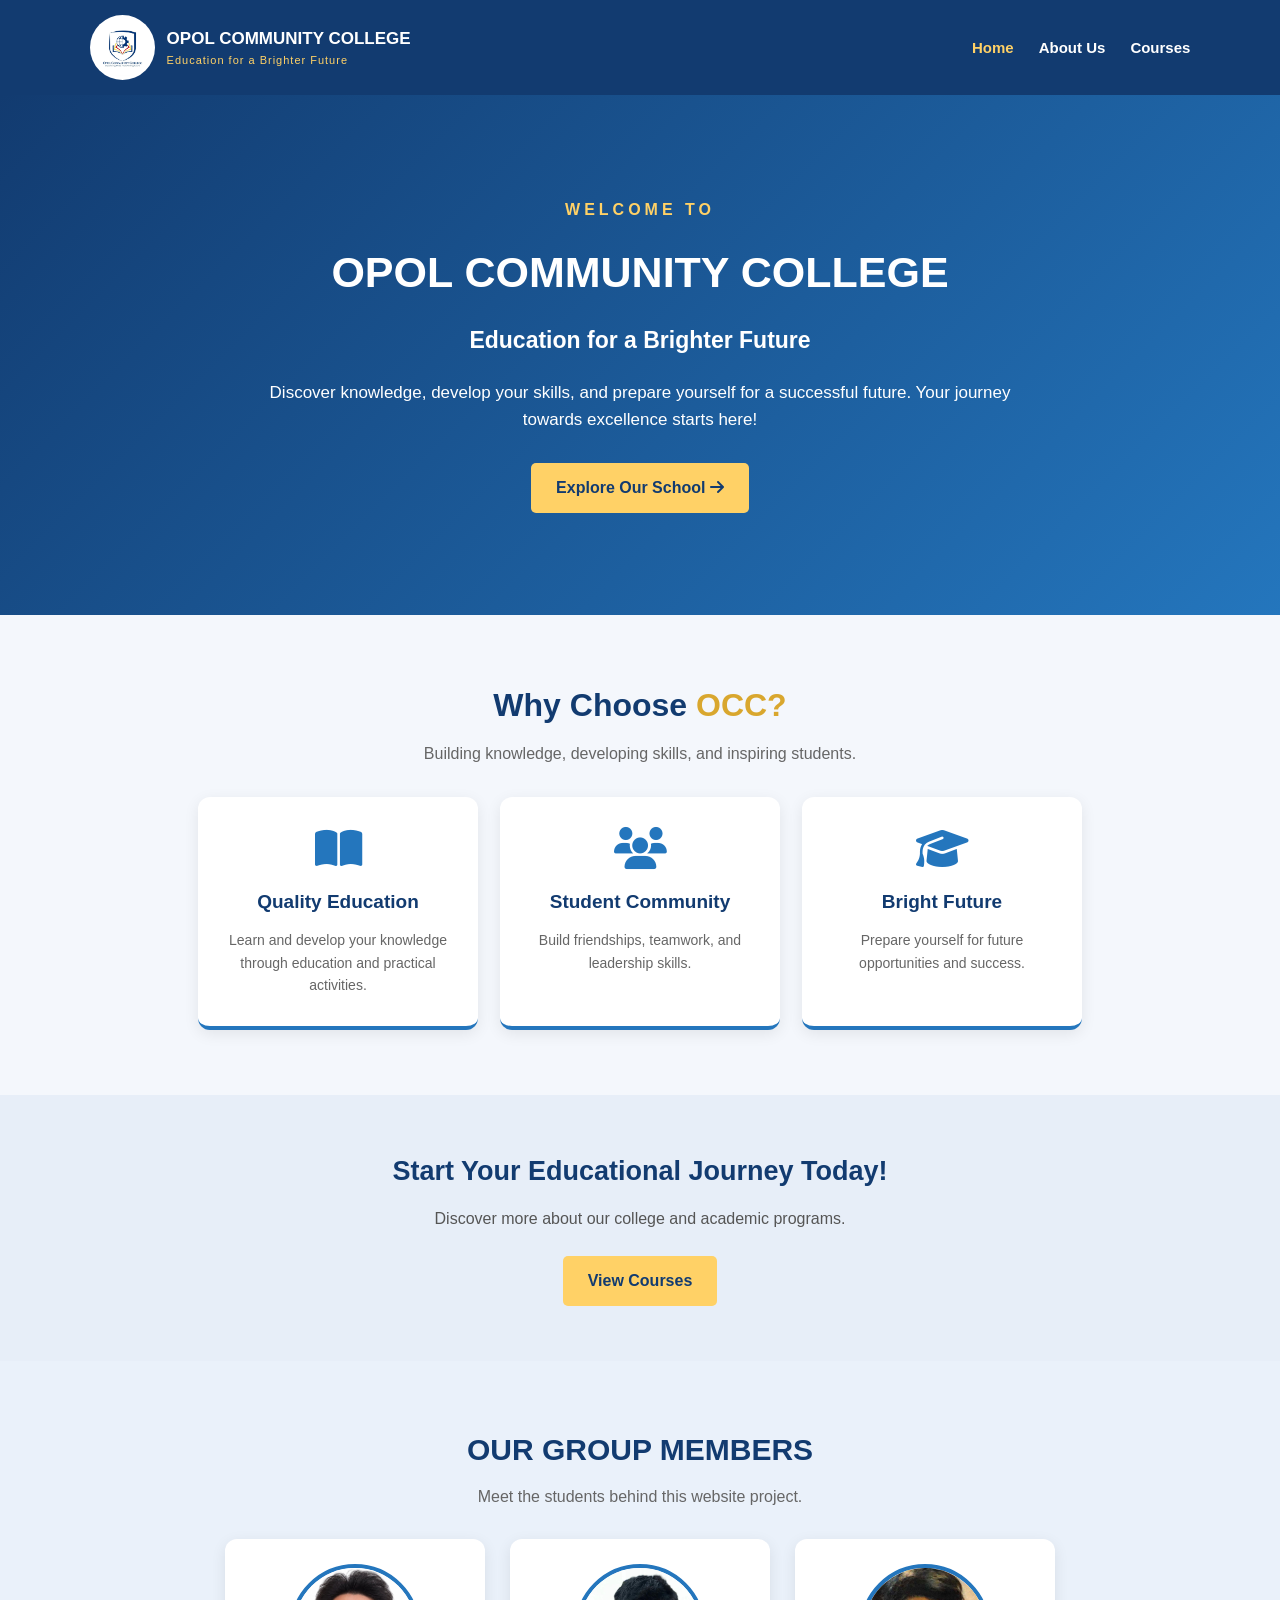
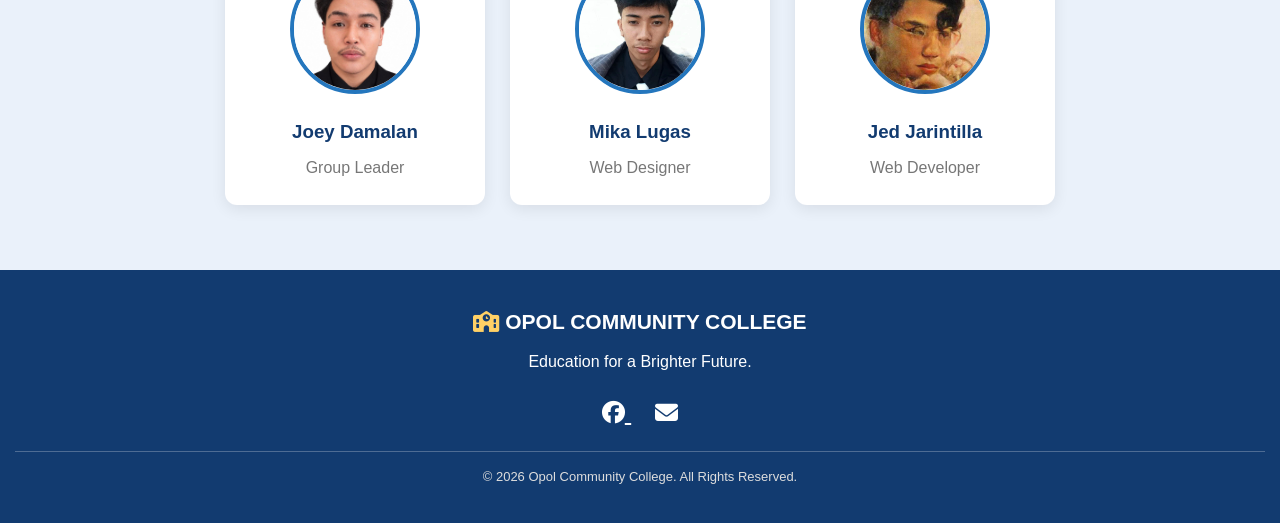
<file: index.html>
<!DOCTYPE html>
<html lang="en">
<head>
    <meta charset="UTF-8">
    <meta name="viewport" content="width=device-width, initial-scale=1.0">

    <title>Opol Community College | Home</title>

    <link rel="stylesheet" href="style.css">

    <link rel="stylesheet"
    href="https://cdnjs.cloudflare.com/ajax/libs/font-awesome/6.5.0/css/all.min.css">
</head>

<body>

    <!-- NAVIGATION BAR -->
    <header>
        <div class="logo">
            <img src="school logo.jpg"
                 alt="Opol Community College Logo">

            <div>
                <h2>OPOL COMMUNITY COLLEGE</h2>
                <small>Education for a Brighter Future</small>
            </div>
        </div>

        <nav>
            <a href="index.html" class="active">Home</a>
            <a href="about.html">About Us</a>
            <a href="courses.html">Courses</a>
        </nav>
    </header>

    <!-- HERO SECTION -->
    <section class="hero">

        <div class="hero-content">

            <p class="welcome">WELCOME TO</p>

            <h1>OPOL COMMUNITY COLLEGE</h1>

            <h2>Education for a Brighter Future</h2>

            <p>
                Discover knowledge, develop your skills,
                and prepare yourself for a successful future.
                Your journey towards excellence starts here!
            </p>

            <a href="about.html" class="btn">
                Explore Our School
                <i class="fas fa-arrow-right"></i>
            </a>

        </div>

    </section>

    <!-- FEATURES -->
    <section class="features">

        <h2>Why Choose <span>OCC?</span></h2>

        <p class="section-description">
            Building knowledge, developing skills, and inspiring students.
        </p>

        <div class="card-container">

            <div class="card">
                <i class="fas fa-book-open"></i>
                <h3>Quality Education</h3>
                <p>
                    Learn and develop your knowledge
                    through education and practical activities.
                </p>
            </div>

            <div class="card">
                <i class="fas fa-users"></i>
                <h3>Student Community</h3>
                <p>
                    Build friendships, teamwork,
                    and leadership skills.
                </p>
            </div>

            <div class="card">
                <i class="fas fa-graduation-cap"></i>
                <h3>Bright Future</h3>
                <p>
                    Prepare yourself for future
                    opportunities and success.
                </p>
            </div>

        </div>

    </section>

    <!-- CALL TO ACTION -->
    <section class="cta">

        <h2>Start Your Educational Journey Today!</h2>

        <p>
            Discover more about our college and academic programs.
        </p>

        <a href="courses.html" class="btn">
            View Courses
        </a>

    </section>

    <!-- GROUP MEMBERS -->
    <section class="team-section">

        <h2>OUR GROUP MEMBERS</h2>

        <p class="section-description">
            Meet the students behind this website project.
        </p>

        <div class="team-container">

            <div class="team-card">
                <img src="image1.jpg" alt="Member 1">
                <h3>Joey Damalan</h3>
                <p>Group Leader</p>
            </div>

            <div class="team-card">
                <img src="image2.jfif" alt="Member 2">
                <h3>Mika Lugas</h3>
                <p>Web Designer</p>
            </div>

            <div class="team-card">
                <img src="image3.jpg" alt="Member 3">
                <h3>Jed Jarintilla</h3>
                <p>Web Developer</p>
            </div>

        </div>

    </section>

    <!-- FOOTER -->
    <footer>

        <div class="footer-content">

            <h2>
                <i class="fas fa-school"></i>
                OPOL COMMUNITY COLLEGE
            </h2>

            <p>Education for a Brighter Future.</p>

            <div class="social-icons">

                <a href="https://www.facebook.com/share/1FLygEoiMX/"
                   target="_blank"
                   aria-label="Facebook">
                    <i class="fab fa-facebook"></i>
                </a>

                <a href="https://www.sis.occph.com/login"
                   target="_blank"
                   aria-label="Student Information System">
                    <i class="fas fa-envelope"></i>
                </a>

            </div>

            <p class="copyright">
                &copy; 2026 Opol Community College. All Rights Reserved.
            </p>

        </div>

    </footer>

</body>
</html>
</file>
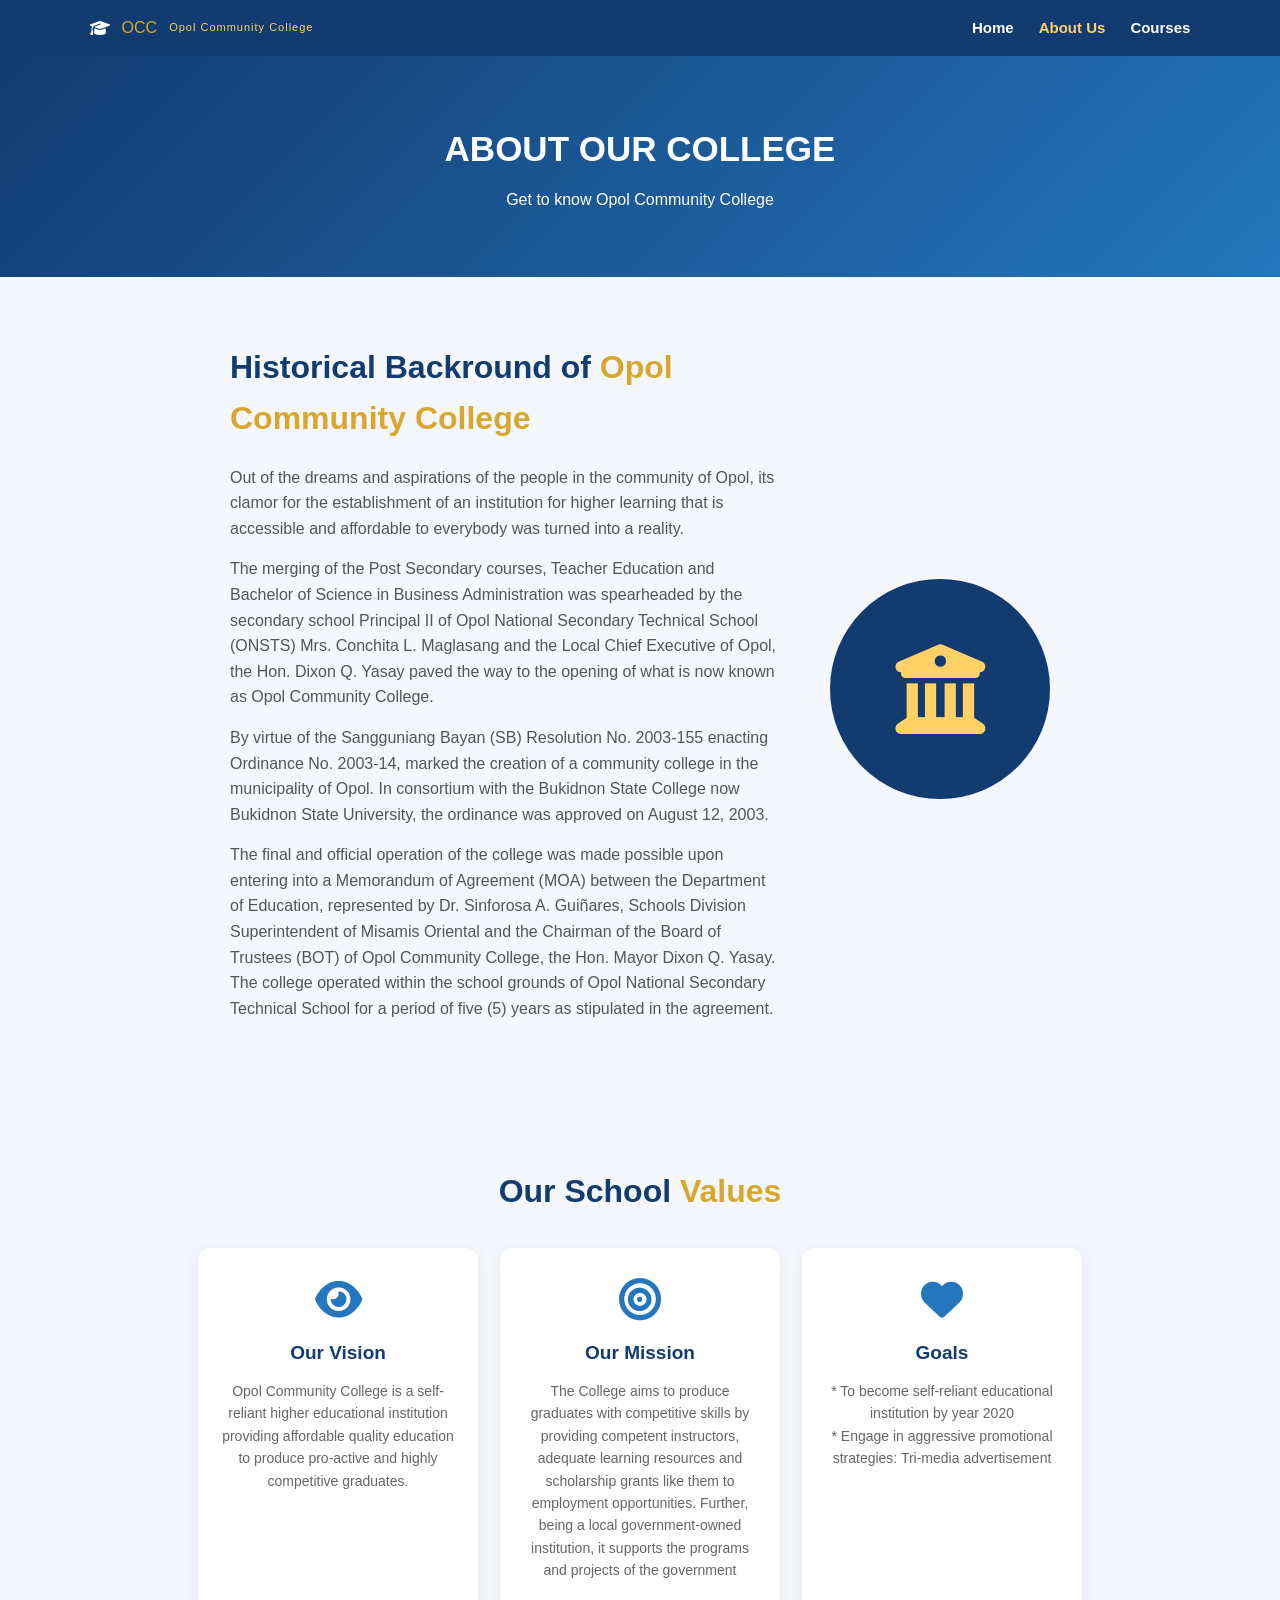
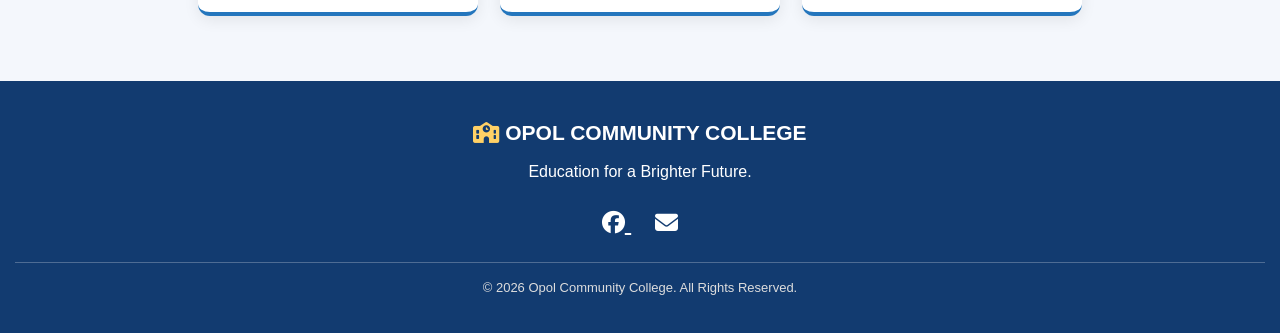
<file: about.html>
<!DOCTYPE html>
<html lang="en">
<head>
    <meta charset="UTF-8">
    <meta name="viewport" content="width=device-width, initial-scale=1.0">

    <title>Opol Community College | About Us</title>

    <link rel="stylesheet" href="style.css">

    <link rel="stylesheet"
    href="https://cdnjs.cloudflare.com/ajax/libs/font-awesome/6.5.0/css/all.min.css">
</head>

<body>

<header>
    <div class="logo">
        <i class="fas fa-graduation-cap"></i>
        <span>OCC</span>
        <small>Opol Community College</small>
    </div>

    <nav>
        <a href="index.html">Home</a>
        <a href="about.html" class="active">About Us</a>
        <a href="courses.html">Courses</a>
    </nav>
</header>

<section class="page-banner">

    <h1>ABOUT OUR COLLEGE</h1>

    <p>Get to know Opol Community College</p>

</section>

<section class="about-section">

    <div class="about-text">

        <h2>Historical Backround of <span>Opol Community College</span></h2>

        <p>
        Out of the dreams and aspirations of the people in the
         community of Opol, its clamor for the establishment of an institution
          for higher learning that is accessible and affordable to everybody was
           turned into a reality.
        </p>

        
        <p>
           The merging of the Post Secondary courses, Teacher
            Education and Bachelor of Science in Business Administration was
             spearheaded by the secondary school Principal II of Opol National
              Secondary Technical School (ONSTS) Mrs. Conchita L. Maglasang
               and the Local Chief Executive of Opol, the Hon. Dixon Q. Yasay
                paved the way to the opening of what is now known as Opol
                 Community College.
        </p>


         <p>
           By virtue of the Sangguniang Bayan (SB) Resolution No.
            2003-155 enacting Ordinance No. 2003-14, marked the creation of a
             community college in the municipality of Opol. In consortium with the
              Bukidnon State College now Bukidnon State University, the
               ordinance was approved on August 12, 2003.
        </p>

         <p>
           The final and official operation of the college was made
            possible upon entering into a Memorandum of Agreement (MOA)
             between the Department of Education, represented by Dr. Sinforosa
              A. Guiñares, Schools Division Superintendent of Misamis Oriental
               and the Chairman of the Board of Trustees (BOT) of Opol
                Community College, the Hon. Mayor Dixon Q. Yasay. The college
                 operated within the school grounds of Opol National Secondary
                  Technical School for a period of five (5) years as stipulated in the
                   agreement.
        </p>
    </div>

    <div class="about-icon">
        <i class="fas fa-university"></i>
    </div>

</section>

<section class="mission-section">

    <h2>Our School <span>Values</span></h2>

    <div class="card-container">

        <div class="card">
            <i class="fas fa-eye"></i>

            <h3>Our Vision</h3>

            <p>
                Opol Community College is a self-reliant higher educational
                institution providing affordable quality education to produce
                pro-active and highly competitive graduates.
            </p>
        </div>

        <div class="card">
            <i class="fas fa-bullseye"></i>

            <h3>Our Mission</h3>

            <p>
                The College aims to produce graduates with
                competitive skills by providing competent instructors,
                adequate learning resources and scholarship grants
                like them to employment opportunities. Further, being
                a local government-owned institution, it supports the
                programs and projects of the government
            </p>
        </div>

        <div class="card">
            <i class="fas fa-heart"></i>

            <h3>Goals</h3>

            <p>
                * To become self-reliant educational institution
                 by year 2020
            
             </p>

              <p>

                 * Engage in aggressive promotional
                 strategies: Tri-media advertisement
            </p>
        </div>

    </div>

</section>

<footer>

    <div class="footer-content">

        <h2><i class="fas fa-school"></i> OPOL COMMUNITY COLLEGE</h2>

        <p>Education for a Brighter Future.</p>

        <div class="social-icons">
            <a href="https://www.facebook.com/share/1FLygEoiMX/" aria-label="Facebook">
                <i class="fab fa-facebook"></i>
            </a>
            <a href="https://www.sis.occph.com/login" aria-label="Email">
                <i class="fas fa-envelope"></i>
            </a>
        </div>

        <p class="copyright">
            &copy; 2026 Opol Community College. All Rights Reserved.
        </p>

    </div>

</footer>

</body>
</html>
</file>
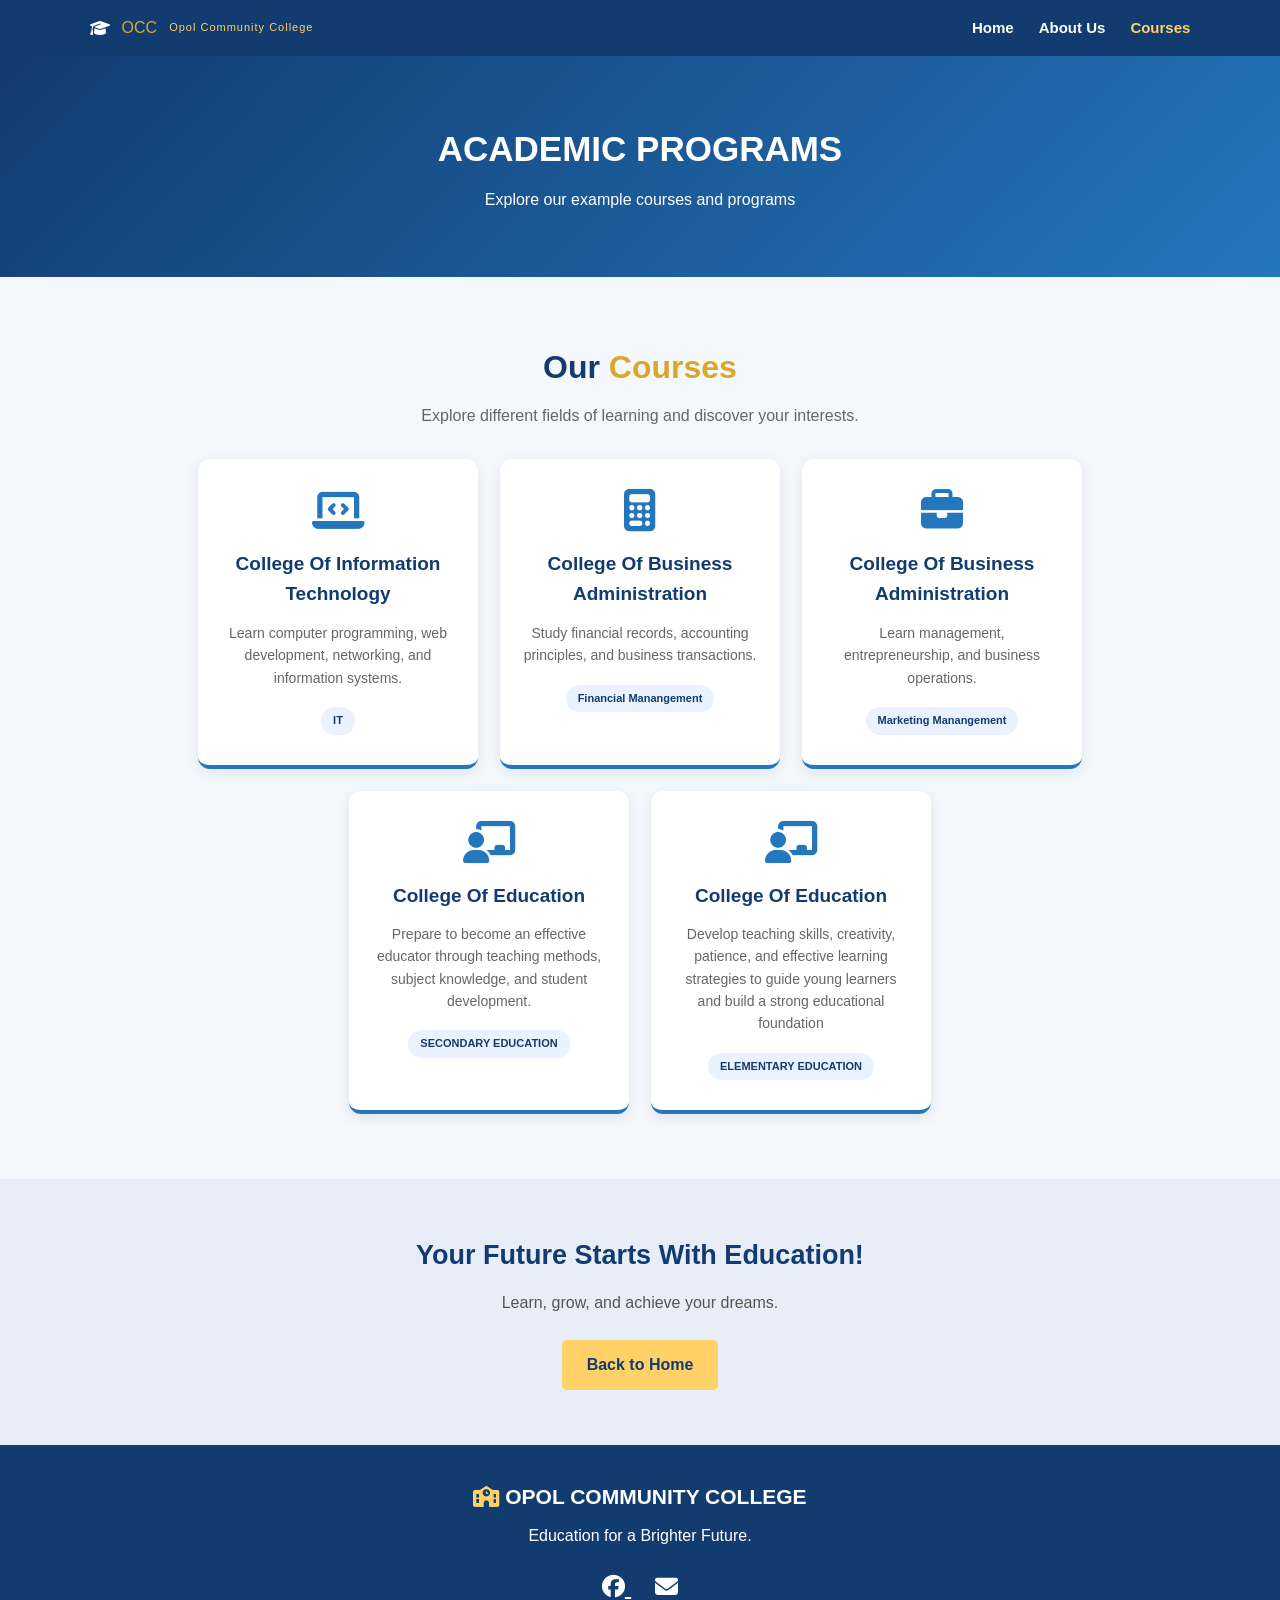
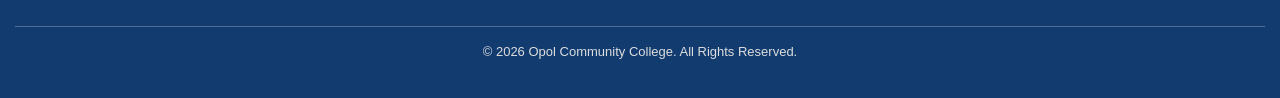
<file: courses.html>
<!DOCTYPE html>
<html lang="en">
<head>
    <meta charset="UTF-8">
    <meta name="viewport" content="width=device-width, initial-scale=1.0">

    <title>Opol Community College | Courses</title>

    <link rel="stylesheet" href="style.css">

    <link rel="stylesheet"
    href="https://cdnjs.cloudflare.com/ajax/libs/font-awesome/6.5.0/css/all.min.css">
</head>

<body>

<header>
    <div class="logo">
        <i class="fas fa-graduation-cap"></i>
        <span>OCC</span>
        <small>Opol Community College</small>
    </div>

    <nav>
        <a href="index.html">Home</a>
        <a href="about.html">About Us</a>
        <a href="courses.html" class="active">Courses</a>
    </nav>
</header>

<section class="page-banner">

    <h1>ACADEMIC PROGRAMS</h1>

    <p>Explore our example courses and programs</p>

</section>

<section class="courses-section">

    <h2>Our <span>Courses</span></h2>

    <p class="section-description">
        Explore different fields of learning and discover your interests.
    </p>

    <div class="card-container">

        <div class="card">

            <i class="fas fa-laptop-code"></i>

            <h3>College Of Information Technology</h3>

            <p>
                Learn computer programming,
                web development, networking,
                and information systems.
            </p>

            <span class="course-label">IT</span>

        </div>

        <div class="card">

            <i class="fas fa-calculator"></i>

            <h3>College Of Business Administration</h3>

            <p>
                Study financial records,
                accounting principles,
                and business transactions.
            </p>

            <span class="course-label">Financial Manangement</span>

        </div>

        <div class="card">

            <i class="fas fa-briefcase"></i>

            <h3>College Of Business Administration</h3>

            <p>
                Learn management,
                entrepreneurship,
                and business operations.
            </p>

            <span class="course-label">Marketing Manangement</span>

        </div>

        <div class="card">

            <i class="fas fa-chalkboard-teacher"></i>

            <h3>College Of Education</h3>

            <p>
               Prepare to become an effective educator through teaching
                methods, subject knowledge, and student development.
            </p>

            <span class="course-label">SECONDARY EDUCATION</span>

        </div>

        <div class="card">

             <i class="fas fa-chalkboard-teacher"></i>

            <h3>College Of Education</h3>

            <p>
                Develop teaching skills, creativity, patience,
                 and effective learning strategies to guide
                  young learners and build a strong educational foundation
            </p>

            <span class="course-label">ELEMENTARY EDUCATION</span>

        </div>

    </div>

</section>

<section class="cta">

    <h2>Your Future Starts With Education!</h2>

    <p>Learn, grow, and achieve your dreams.</p>

    <a href="index.html" class="btn">
        Back to Home
    </a>

</section>

<footer>

    <div class="footer-content">

        <h2><i class="fas fa-school"></i> OPOL COMMUNITY COLLEGE</h2>

        <p>Education for a Brighter Future.</p>

        <div class="social-icons">
            <a href="https://www.facebook.com/share/1FLygEoiMX/" aria-label="Facebook">
                <i class="fab fa-facebook"></i>
            </a>
            <a href="https://www.sis.occph.com/login" aria-label="Email">
                <i class="fas fa-envelope"></i>
            </a>
        </div>

        <p class="copyright">
            &copy; 2026 Opol Community College. All Rights Reserved.
        </p>

    </div>

</footer>

</body>
</html>
</file>
<file: style.css>
/* =================================
   GENERAL SETTINGS
================================= */

* {
    margin: 0;
    padding: 0;
    box-sizing: border-box;
    font-family: Arial, Helvetica, sans-serif;
}

html {
    scroll-behavior: smooth;
}

body {
    background: #f4f7fc;
    color: #222;
    line-height: 1.6;
}

span {
    color: #d9a72e;
}


/* =================================
   NAVIGATION BAR
================================= */

header {
    background: #123b70;
    color: white;
    padding: 15px 7%;
    display: flex;
    justify-content: space-between;
    align-items: center;
    flex-wrap: wrap;
    gap: 15px;
}

.logo {
    display: flex;
    align-items: center;
    gap: 12px;
}

.logo img {
    width: 65px;
    height: 65px;
    object-fit: contain;
    background: white;
    border-radius: 50%;
    padding: 4px;
}

.logo h2 {
    font-size: 17px;
    color: white;
}

.logo small {
    display: block;
    color: #ffd166;
    font-size: 11px;
    font-weight: normal;
    letter-spacing: 1px;
}

nav {
    display: flex;
    flex-wrap: wrap;
    gap: 25px;
}

nav a {
    color: white;
    text-decoration: none;
    font-size: 15px;
    font-weight: bold;
    transition: 0.3s;
}

nav a:hover,
nav a.active {
    color: #ffd166;
}


/* =================================
   HOME HERO SECTION
================================= */

.hero {
    min-height: 520px;
    background: linear-gradient(
        135deg,
        #123b70,
        #2476bd
    );

    display: flex;
    justify-content: center;
    align-items: center;
    text-align: center;
    padding: 70px 8%;
    color: white;
}

.hero-content {
    max-width: 800px;
    animation: fadeIn 1s ease;
}

.welcome {
    color: #ffd166;
    font-weight: bold;
    letter-spacing: 4px;
}

.hero h1 {
    font-size: 43px;
    margin: 15px 0;
}

.hero h2 {
    font-size: 23px;
    margin-bottom: 20px;
}

.hero-content > p:not(.welcome) {
    margin-bottom: 30px;
    font-size: 17px;
}


/* =================================
   BUTTON
================================= */

.btn {
    display: inline-block;
    background: #ffd166;
    color: #123b70;
    padding: 12px 25px;
    border-radius: 5px;
    text-decoration: none;
    font-weight: bold;
    transition: 0.3s;
}

.btn:hover {
    background: white;
    transform: translateY(-3px);
}


/* =================================
   FEATURES AND COURSES
================================= */

.features,
.courses-section,
.mission-section {
    padding: 65px 7%;
    text-align: center;
}

.features h2,
.courses-section h2,
.mission-section h2 {
    font-size: 32px;
    color: #123b70;
    margin-bottom: 10px;
}

.section-description {
    color: #666;
    margin-bottom: 30px;
}

.card-container {
    display: flex;
    justify-content: center;
    align-items: stretch;
    flex-wrap: wrap;
    gap: 22px;
    margin-top: 30px;
}

.card {
    background: white;
    width: 280px;
    padding: 30px 22px;
    border-radius: 12px;
    box-shadow: 0 4px 15px rgba(0, 0, 0, 0.08);
    transition: 0.3s;
    border-bottom: 4px solid #2476bd;
}

.card:hover {
    transform: translateY(-8px);
    box-shadow: 0 8px 20px rgba(0, 0, 0, 0.15);
}

.card > i {
    font-size: 42px;
    color: #2476bd;
    margin-bottom: 18px;
}

.card h3 {
    color: #123b70;
    margin-bottom: 12px;
    font-size: 19px;
}

.card p {
    color: #666;
    font-size: 14px;
}


/* =================================
   ABOUT PAGE BANNER
================================= */

.page-banner {
    background: linear-gradient(
        135deg,
        #123b70,
        #2476bd
    );

    color: white;
    text-align: center;
    padding: 65px 20px;
}

.page-banner h1 {
    font-size: 35px;
    margin-bottom: 10px;
}

.page-banner p {
    font-size: 16px;
}


/* =================================
   ABOUT SECTION
================================= */

.about-section {
    padding: 65px 10%;
    display: flex;
    justify-content: center;
    align-items: center;
    gap: 50px;
    flex-wrap: wrap;
}

.about-text {
    max-width: 550px;
}

.about-text h2 {
    color: #123b70;
    font-size: 32px;
    margin-bottom: 20px;
}

.about-text p {
    color: #555;
    margin-bottom: 15px;
}

.about-icon {
    width: 220px;
    height: 220px;
    background: #123b70;
    border-radius: 50%;
    display: flex;
    justify-content: center;
    align-items: center;
}

.about-icon i {
    color: #ffd166;
    font-size: 90px;
}


/* =================================
   COURSE LABEL
================================= */

.card .course-label {
    display: inline-block;
    background: #eaf2ff;
    color: #123b70;
    font-size: 11px;
    font-weight: bold;
    padding: 5px 12px;
    border-radius: 20px;
    margin-top: 18px;
}


/* =================================
   CALL TO ACTION
================================= */

.cta {
    background: #e7eef8;
    padding: 55px 20px;
    text-align: center;
}

.cta h2 {
    color: #123b70;
    margin-bottom: 12px;
    font-size: 27px;
}

.cta p {
    margin-bottom: 25px;
    color: #555;
}


/* =================================
   GROUP MEMBERS
================================= */

.team-section {
    padding: 65px 7%;
    text-align: center;
    background: #eaf1fa;
}

.team-section h2 {
    color: #123b70;
    font-size: 30px;
    margin-bottom: 10px;
}

.team-container {
    display: flex;
    justify-content: center;
    flex-wrap: wrap;
    gap: 25px;
    margin-top: 30px;
}

.team-card {
    width: 260px;
    background: white;
    padding: 25px;
    border-radius: 12px;
    box-shadow: 0 4px 15px #00000015;
    transition: 0.3s;
}

.team-card:hover {
    transform: translateY(-8px);
}

.team-card img {
    width: 130px;
    height: 130px;
    border-radius: 50%;
    object-fit: cover;
    border: 4px solid #2476bd;
    margin-bottom: 15px;
}

.team-card h3 {
    color: #123b70;
    margin-bottom: 8px;
}

.team-card p {
    color: #777;
}


/* =================================
   FOOTER
================================= */

footer {
    background: #123b70;
    color: white;
    text-align: center;
    padding: 35px 15px;
}

.footer-content h2 {
    font-size: 21px;
    margin-bottom: 10px;
}

.footer-content h2 i {
    color: #ffd166;
}

.social-icons {
    margin: 20px 0;
}

.social-icons a {
    color: white;
    font-size: 23px;
    margin: 0 12px;
    transition: 0.3s;
}

.social-icons a:hover {
    color: #ffd166;
}

.copyright {
    border-top: 1px solid #ffffff40;
    padding-top: 15px;
    margin-top: 20px;
    font-size: 13px;
    color: #ddd;
}


/* =================================
   ANIMATION
================================= */

@keyframes fadeIn {
    from {
        opacity: 0;
        transform: translateY(20px);
    }

    to {
        opacity: 1;
        transform: translateY(0);
    }
}


/* =================================
   MOBILE RESPONSIVE DESIGN
================================= */

@media screen and (max-width: 768px) {

    header {
        flex-direction: column;
        text-align: center;
    }

    .logo {
        justify-content: center;
    }

    nav {
        justify-content: center;
        gap: 15px;
    }

    nav a {
        font-size: 13px;
    }

    .hero {
        min-height: 450px;
        padding: 50px 20px;
    }

    .hero h1 {
        font-size: 30px;
    }

    .hero h2 {
        font-size: 19px;
    }

    .page-banner h1 {
        font-size: 27px;
    }

    .about-section {
        text-align: center;
        padding: 45px 20px;
    }

    .about-icon {
        width: 170px;
        height: 170px;
    }

    .about-icon i {
        font-size: 65px;
    }

    .card {
        width: 100%;
        max-width: 350px;
    }

    .cta h2 {
        font-size: 22px;
    }

    .team-card {
        width: 100%;
        max-width: 300px;
    }
}


/* =================================
   SMALL MOBILE SCREENS
================================= */

@media screen and (max-width: 480px) {

    .logo img {
        width: 55px;
        height: 55px;
    }

    .logo h2 {
        font-size: 14px;
    }

    .hero h1 {
        font-size: 25px;
    }

    .hero h2 {
        font-size: 17px;
    }

    .features h2,
    .team-section h2 {
        font-size: 25px;
    }

    .page-banner h1 {
        font-size: 24px;
    }
}
</file>
